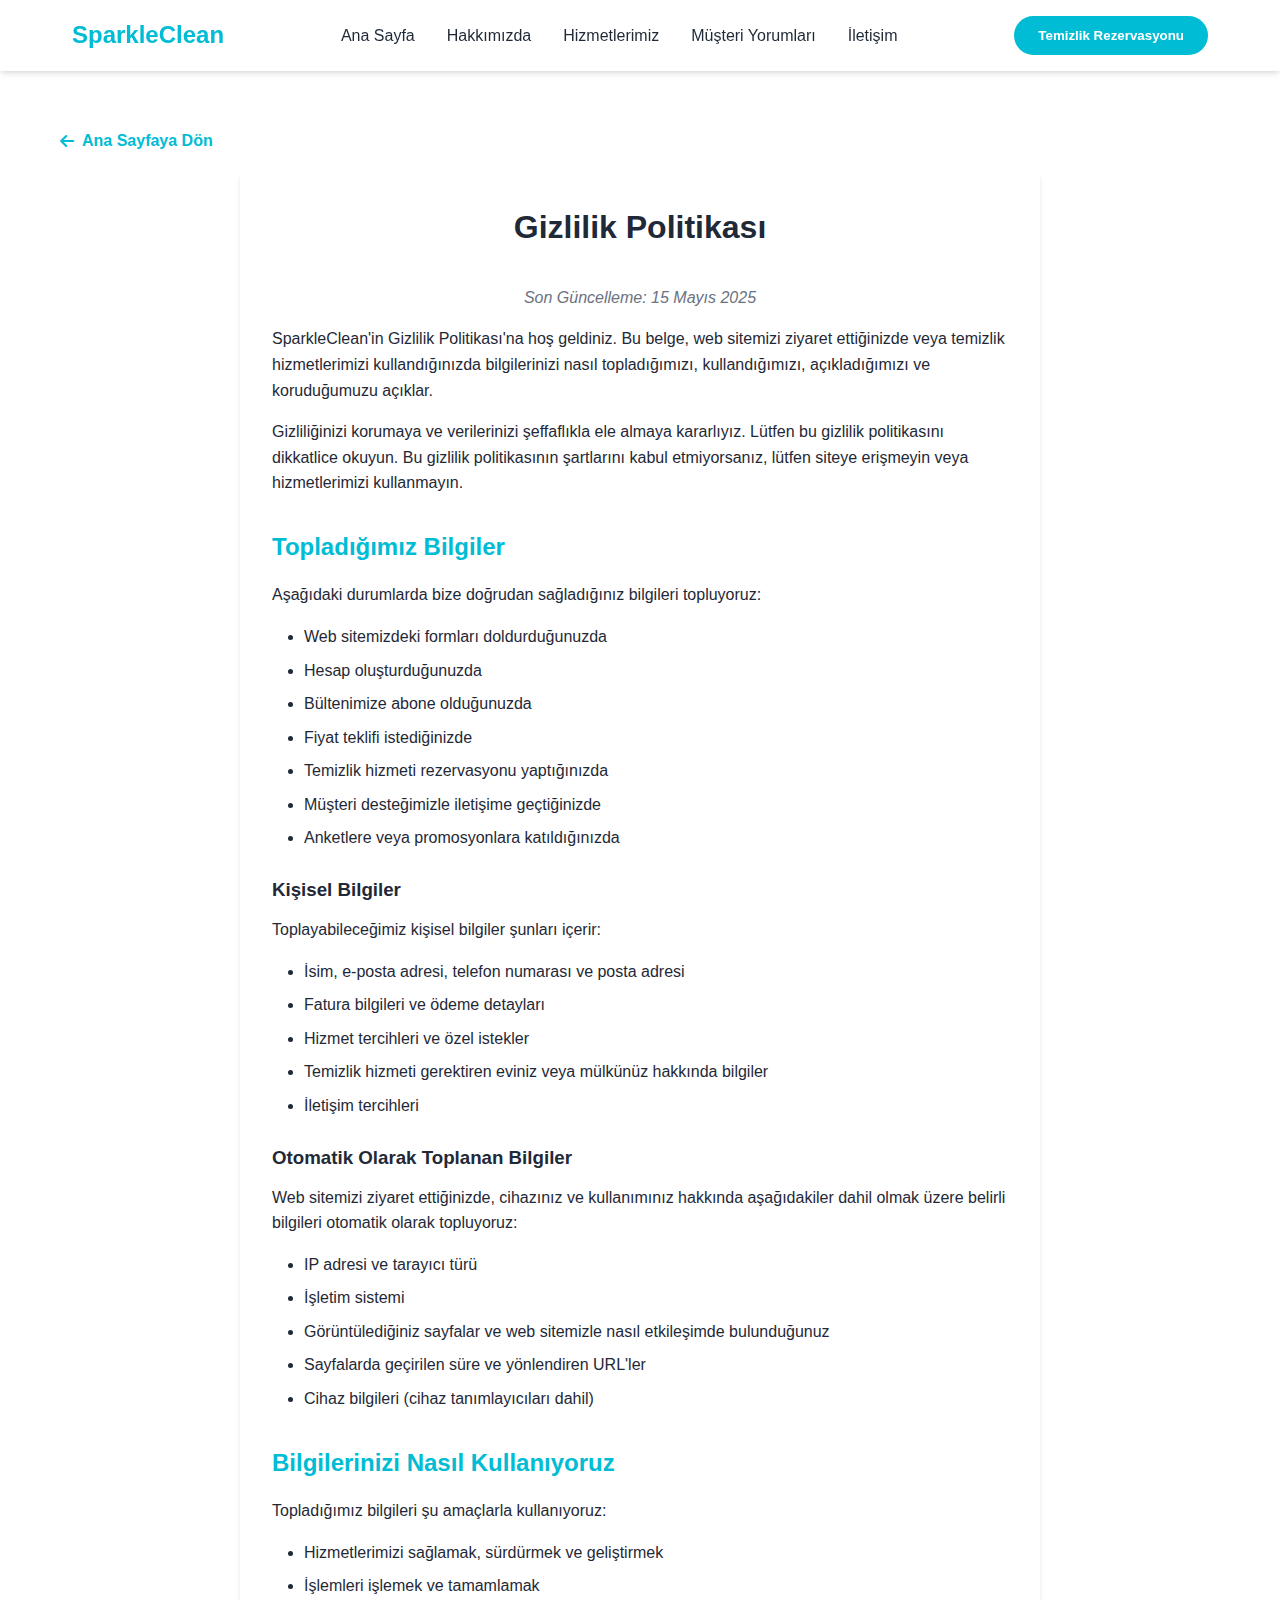
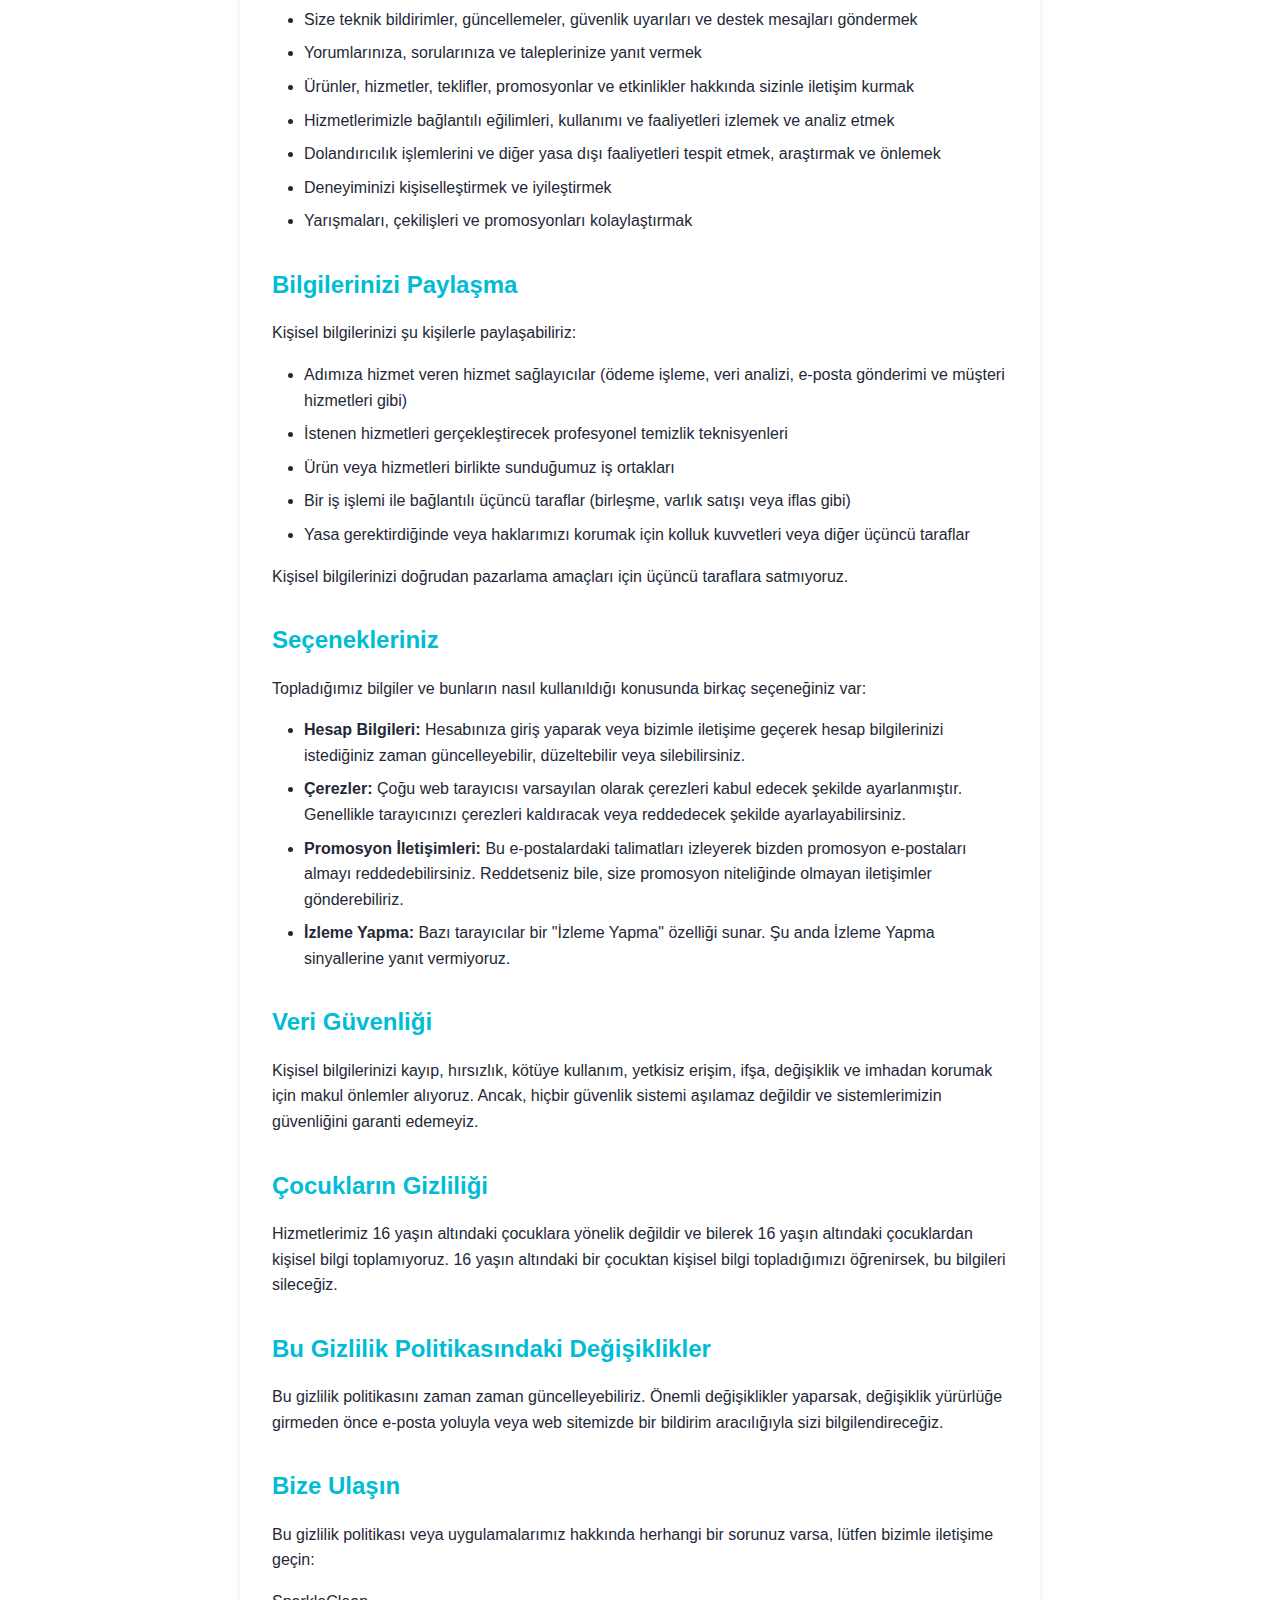
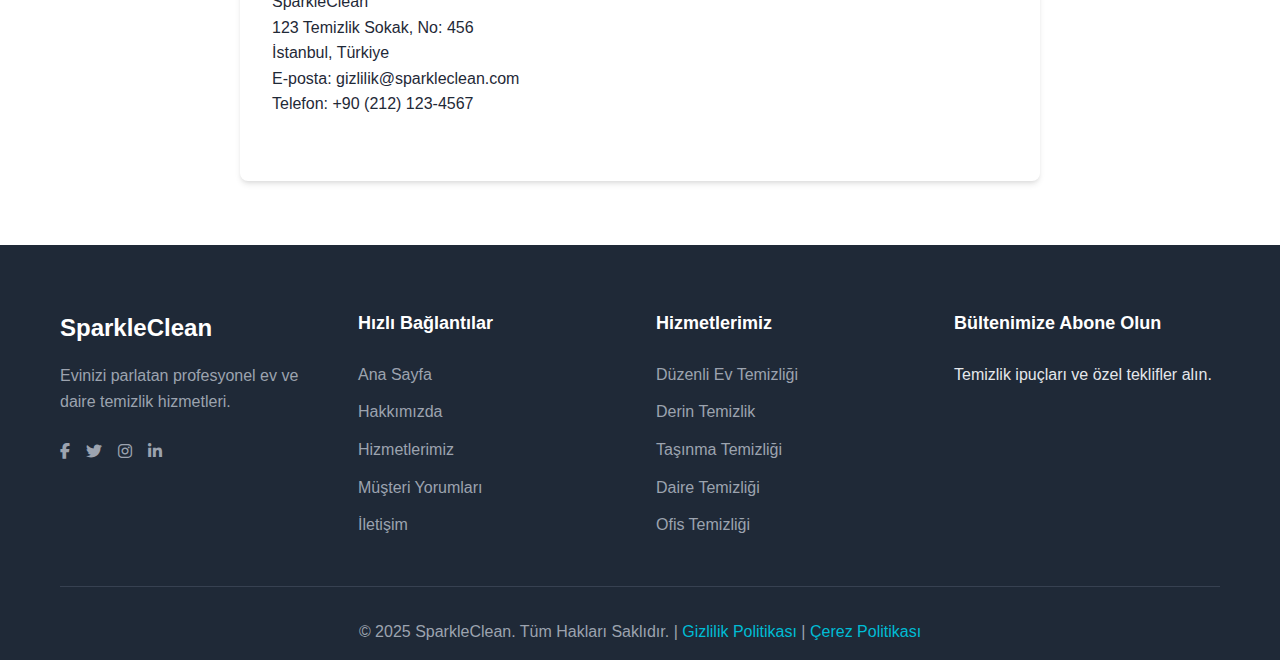
<file: page/privacy-policy.html>
<!DOCTYPE html>
<html lang="tr">
<head>
  <meta charset="UTF-8">
  <meta name="viewport" content="width=device-width, initial-scale=1.0">
  <title>Gizlilik Politikası - SparkleClean</title>
  <link rel="shortcut icon" href="../images/paint-brush_3564971.png" type="image/x-icon">
  <link rel="stylesheet" href="../css/style.css">
  <link rel="stylesheet" href="https://cdnjs.cloudflare.com/ajax/libs/font-awesome/6.4.0/css/all.min.css">
  <link rel="shortcut icon" href="images/paint-brush_3564971.png" type="image/x-icon">
  
  <!-- fontawesome icon  -->
  <link rel="stylesheet" href="https://cdnjs.cloudflare.com/ajax/libs/font-awesome/6.4.0/css/all.min.css">
  <!-- aos css -->
  <link rel="stylesheet" href="https://unpkg.com/aos@next/dist/aos.css" />
  <!-- font -->
  <link href="https://fonts.googleapis.com/css2?family=Poppins:wght@300;400;600&display=swap" rel="stylesheet">
  <!--  -->
  <!-- seo  -->
<meta name="robots" content="index, follow">
<link rel="canonical" href="https://www.example.com">
<meta name="description" content="Profesyonel berber hizmetleri ile kaliteli saç kesimi, sakal tıraşı ve bakım hizmetleri. En iyi erkek kuaförü ile tarzınızı tamamlayın.">
<meta name="keywords" content="berber, erkek kuaförü, saç kesimi, sakal tıraşı, bakım hizmetleri">
<meta name="author" content="Erkek Berber Hizmetleri">
<meta name="google-site-verification" content="8MfylAdX9ijTNxdOVPsEnBiwGOsOT2HIpVikBUFu6fQ">
</head>
  
</head>
<body>
  <!-- Navigation -->
  <nav class="navbar">
    <div class="container">
      <div class="logo">SparkleClean</div>
      <ul class="nav-links">
        <li><a href="../index.html#home">Ana Sayfa</a></li>
        <li><a href="../index.html#about">Hakkımızda</a></li>
        <li><a href="../index.html#services">Hizmetlerimiz</a></li>
        <li><a href="../index.html#testimonials">Müşteri Yorumları</a></li>
        <li><a href="../index.html#contact">İletişim</a></li>
      </ul>
      <button class="cta-button">Temizlik Rezervasyonu</button>
      <div class="menu-toggle">
        <i class="fas fa-bars"></i>
      </div>
    </div>
  </nav>

  <!-- Privacy Policy Content -->
  <section class="policy-page">
    <div class="container" style="padding-top: 8rem; padding-bottom: 4rem;">
      <a href="../index.html" class="back-to-home"><i class="fas fa-arrow-left"></i> Ana Sayfaya Dön</a>
      
      <div class="policy-content">
        <div class="policy-header">
          <h1>Gizlilik Politikası</h1>
        </div>
        
        <p class="last-updated">Son Güncelleme: 15 Mayıs 2025</p>
        
        <div class="policy-section">
          <p>SparkleClean'in Gizlilik Politikası'na hoş geldiniz. Bu belge, web sitemizi ziyaret ettiğinizde veya temizlik hizmetlerimizi kullandığınızda bilgilerinizi nasıl topladığımızı, kullandığımızı, açıkladığımızı ve koruduğumuzu açıklar.</p>
          <p>Gizliliğinizi korumaya ve verilerinizi şeffaflıkla ele almaya kararlıyız. Lütfen bu gizlilik politikasını dikkatlice okuyun. Bu gizlilik politikasının şartlarını kabul etmiyorsanız, lütfen siteye erişmeyin veya hizmetlerimizi kullanmayın.</p>
        </div>
        
        <div class="policy-section">
          <h2>Topladığımız Bilgiler</h2>
          <p>Aşağıdaki durumlarda bize doğrudan sağladığınız bilgileri topluyoruz:</p>
          <ul>
            <li>Web sitemizdeki formları doldurduğunuzda</li>
            <li>Hesap oluşturduğunuzda</li>
            <li>Bültenimize abone olduğunuzda</li>
            <li>Fiyat teklifi istediğinizde</li>
            <li>Temizlik hizmeti rezervasyonu yaptığınızda</li>
            <li>Müşteri desteğimizle iletişime geçtiğinizde</li>
            <li>Anketlere veya promosyonlara katıldığınızda</li>
          </ul>
          
          <h3>Kişisel Bilgiler</h3>
          <p>Toplayabileceğimiz kişisel bilgiler şunları içerir:</p>
          <ul>
            <li>İsim, e-posta adresi, telefon numarası ve posta adresi</li>
            <li>Fatura bilgileri ve ödeme detayları</li>
            <li>Hizmet tercihleri ve özel istekler</li>
            <li>Temizlik hizmeti gerektiren eviniz veya mülkünüz hakkında bilgiler</li>
            <li>İletişim tercihleri</li>
          </ul>
          
          <h3>Otomatik Olarak Toplanan Bilgiler</h3>
          <p>Web sitemizi ziyaret ettiğinizde, cihazınız ve kullanımınız hakkında aşağıdakiler dahil olmak üzere belirli bilgileri otomatik olarak topluyoruz:</p>
          <ul>
            <li>IP adresi ve tarayıcı türü</li>
            <li>İşletim sistemi</li>
            <li>Görüntülediğiniz sayfalar ve web sitemizle nasıl etkileşimde bulunduğunuz</li>
            <li>Sayfalarda geçirilen süre ve yönlendiren URL'ler</li>
            <li>Cihaz bilgileri (cihaz tanımlayıcıları dahil)</li>
          </ul>
        </div>
        
        <div class="policy-section">
          <h2>Bilgilerinizi Nasıl Kullanıyoruz</h2>
          <p>Topladığımız bilgileri şu amaçlarla kullanıyoruz:</p>
          <ul>
            <li>Hizmetlerimizi sağlamak, sürdürmek ve geliştirmek</li>
            <li>İşlemleri işlemek ve tamamlamak</li>
            <li>Size teknik bildirimler, güncellemeler, güvenlik uyarıları ve destek mesajları göndermek</li>
            <li>Yorumlarınıza, sorularınıza ve taleplerinize yanıt vermek</li>
            <li>Ürünler, hizmetler, teklifler, promosyonlar ve etkinlikler hakkında sizinle iletişim kurmak</li>
            <li>Hizmetlerimizle bağlantılı eğilimleri, kullanımı ve faaliyetleri izlemek ve analiz etmek</li>
            <li>Dolandırıcılık işlemlerini ve diğer yasa dışı faaliyetleri tespit etmek, araştırmak ve önlemek</li>
            <li>Deneyiminizi kişiselleştirmek ve iyileştirmek</li>
            <li>Yarışmaları, çekilişleri ve promosyonları kolaylaştırmak</li>
          </ul>
        </div>
        
        <div class="policy-section">
          <h2>Bilgilerinizi Paylaşma</h2>
          <p>Kişisel bilgilerinizi şu kişilerle paylaşabiliriz:</p>
          <ul>
            <li>Adımıza hizmet veren hizmet sağlayıcılar (ödeme işleme, veri analizi, e-posta gönderimi ve müşteri hizmetleri gibi)</li>
            <li>İstenen hizmetleri gerçekleştirecek profesyonel temizlik teknisyenleri</li>
            <li>Ürün veya hizmetleri birlikte sunduğumuz iş ortakları</li>
            <li>Bir iş işlemi ile bağlantılı üçüncü taraflar (birleşme, varlık satışı veya iflas gibi)</li>
            <li>Yasa gerektirdiğinde veya haklarımızı korumak için kolluk kuvvetleri veya diğer üçüncü taraflar</li>
          </ul>
          <p>Kişisel bilgilerinizi doğrudan pazarlama amaçları için üçüncü taraflara satmıyoruz.</p>
        </div>
        
        <div class="policy-section">
          <h2>Seçenekleriniz</h2>
          <p>Topladığımız bilgiler ve bunların nasıl kullanıldığı konusunda birkaç seçeneğiniz var:</p>
          <ul>
            <li><strong>Hesap Bilgileri:</strong> Hesabınıza giriş yaparak veya bizimle iletişime geçerek hesap bilgilerinizi istediğiniz zaman güncelleyebilir, düzeltebilir veya silebilirsiniz.</li>
            <li><strong>Çerezler:</strong> Çoğu web tarayıcısı varsayılan olarak çerezleri kabul edecek şekilde ayarlanmıştır. Genellikle tarayıcınızı çerezleri kaldıracak veya reddedecek şekilde ayarlayabilirsiniz.</li>
            <li><strong>Promosyon İletişimleri:</strong> Bu e-postalardaki talimatları izleyerek bizden promosyon e-postaları almayı reddedebilirsiniz. Reddetseniz bile, size promosyon niteliğinde olmayan iletişimler gönderebiliriz.</li>
            <li><strong>İzleme Yapma:</strong> Bazı tarayıcılar bir "İzleme Yapma" özelliği sunar. Şu anda İzleme Yapma sinyallerine yanıt vermiyoruz.</li>
          </ul>
        </div>
        
        <div class="policy-section">
          <h2>Veri Güvenliği</h2>
          <p>Kişisel bilgilerinizi kayıp, hırsızlık, kötüye kullanım, yetkisiz erişim, ifşa, değişiklik ve imhadan korumak için makul önlemler alıyoruz. Ancak, hiçbir güvenlik sistemi aşılamaz değildir ve sistemlerimizin güvenliğini garanti edemeyiz.</p>
        </div>
        
        <div class="policy-section">
          <h2>Çocukların Gizliliği</h2>
          <p>Hizmetlerimiz 16 yaşın altındaki çocuklara yönelik değildir ve bilerek 16 yaşın altındaki çocuklardan kişisel bilgi toplamıyoruz. 16 yaşın altındaki bir çocuktan kişisel bilgi topladığımızı öğrenirsek, bu bilgileri sileceğiz.</p>
        </div>
        
        <div class="policy-section">
          <h2>Bu Gizlilik Politikasındaki Değişiklikler</h2>
          <p>Bu gizlilik politikasını zaman zaman güncelleyebiliriz. Önemli değişiklikler yaparsak, değişiklik yürürlüğe girmeden önce e-posta yoluyla veya web sitemizde bir bildirim aracılığıyla sizi bilgilendireceğiz.</p>
        </div>
        
        <div class="policy-section">
          <h2>Bize Ulaşın</h2>
          <p>Bu gizlilik politikası veya uygulamalarımız hakkında herhangi bir sorunuz varsa, lütfen bizimle iletişime geçin:</p>
          <p>
            SparkleClean<br>
            123 Temizlik Sokak, No: 456<br>
            İstanbul, Türkiye<br>
            E-posta: gizlilik@sparkleclean.com<br>
            Telefon: +90 (212) 123-4567
          </p>
        </div>
      </div>
    </div>
  </section>

  <!-- Footer -->
  <footer class="footer">
    <div class="container">
      <div class="footer-content">
        <div class="footer-logo">
          <h3>SparkleClean</h3>
          <p>Evinizi parlatan profesyonel ev ve daire temizlik hizmetleri.</p>
          <div class="footer-social">
            <a href="#"><i class="fab fa-facebook-f"></i></a>
            <a href="#"><i class="fab fa-twitter"></i></a>
            <a href="#"><i class="fab fa-instagram"></i></a>
            <a href="#"><i class="fab fa-linkedin-in"></i></a>
          </div>
        </div>
        
        <div class="footer-links">
          <h4>Hızlı Bağlantılar</h4>
          <ul>
            <li><a href="index.html#home">Ana Sayfa</a></li>
            <li><a href="index.html#about">Hakkımızda</a></li>
            <li><a href="index.html#services">Hizmetlerimiz</a></li>
            <li><a href="index.html#testimonials">Müşteri Yorumları</a></li>
            <li><a href="index.html#contact">İletişim</a></li>
          </ul>
        </div>
        
        <div class="footer-services">
          <h4>Hizmetlerimiz</h4>
          <ul>
            <li><a href="index.html#services">Düzenli Ev Temizliği</a></li>
            <li><a href="index.html#services">Derin Temizlik</a></li>
            <li><a href="index.html#services">Taşınma Temizliği</a></li>
            <li><a href="index.html#services">Daire Temizliği</a></li>
            <li><a href="index.html#services">Ofis Temizliği</a></li>
          </ul>
        </div>
        
        <div class="footer-newsletter">
          <h4>Bültenimize Abone Olun</h4>
          <p>Temizlik ipuçları ve özel teklifler alın.</p>
         
        </div>
      </div>
      
      <div class="footer-bottom">
        <p>&copy; 2025 SparkleClean. Tüm Hakları Saklıdır. | <a href="privacy-policy.html">Gizlilik Politikası</a> | <a href="cookie-policy.html">Çerez Politikası</a></p>
      </div>
    </div>
  </footer>

  <script src="../js/script.js"></script>
</body>
</html>
</file>
<file: css/style.css>
/* Base Styles */
:root {
  --primary-color: #00bcd4;
  --primary-dark: #008ba3;
  --primary-light: #e0f7fa;
  --secondary-color: #ffffff;
  --text-dark: #1f2937;
  --text-light: #6b7280;
  --text-white: #ffffff;
  --bg-light: #f9fafb;
  --bg-blue-light: #e0f7fa;
  --shadow: 0 4px 6px -1px rgba(0, 0, 0, 0.1),
    0 2px 4px -1px rgba(0, 0, 0, 0.06);
  --shadow-md: 0 10px 15px -3px rgba(0, 0, 0, 0.1),
    0 4px 6px -2px rgba(0, 0, 0, 0.05);
  --border-color: #e5e7eb;
  --border-radius: 0.5rem;
}

* {
  margin: 0;
  padding: 0;
  box-sizing: border-box;
}

a{
  cursor: pointer;
}
html {
  scroll-behavior: smooth;
}

body {
  font-family: "Segoe UI", Tahoma, Geneva, Verdana, sans-serif;
  line-height: 1.6;
  color: var(--text-dark);
}

.container {
  width: 100%;
  max-width: 1200px;
  margin: 0 auto;
  padding: 0 20px;
}

img {
  max-width: 100%;
  height: auto;
  border-radius: var(--border-radius);
}

a {
  text-decoration: none;
  color: var(--primary-color);
  transition: color 0.3s ease;
}

a:hover {
  color: var(--primary-dark);
}

ul {
  list-style: none;
}

.section-header {
  text-align: center;
  margin-bottom: 3rem;
}

.section-header h2 {
  font-size: 2rem;
  font-weight: 700;
  margin-bottom: 1rem;
  color: var(--text-dark);
}

.section-header p {
  max-width: 600px;
  margin: 0 auto;
  color: var(--text-light);
}

/* Button Styles */
button {
  cursor: pointer;
  font-family: inherit;
  font-weight: 600;
  border: none;
  border-radius: 9999px;
  transition: all 0.3s ease;
}

.primary-button,
.cta-button,
.submit-button,
.cta-primary {
  background-color: var(--primary-color);
  color: var(--text-white);
  padding: 0.75rem 1.5rem;
  display: inline-flex;
  align-items: center;
  justify-content: center;
}

.primary-button:hover,
.cta-button:hover,
.submit-button:hover,
.cta-primary:hover {
  background-color: var(--primary-dark);
}

.secondary-button,
.cta-secondary {
  background-color: transparent;
  color: var(--primary-color);
  border: 1px solid var(--primary-color);
  padding: 0.75rem 1.5rem;
}

.secondary-button:hover,
.cta-secondary:hover {
  background-color: var(--primary-light);
}

.primary-button i,
.secondary-button i,
.cta-primary i,
.cta-secondary i {
  margin-left: 0.5rem;
}

/* Navigation */
.navbar {
  background-color: var(--secondary-color);
  box-shadow: var(--shadow);
  position: fixed;
  top: 0;
  left: 0;
  right: 0;
  z-index: 1000;
}

.navbar .container {
  display: flex;
  justify-content: space-between;
  align-items: center;
  padding: 1rem 2rem;
}
@media (max-width:  400px) {
  .cookie-popup {
    width: 320px;
    }
  .navbar .container {
    width: 320px;
  }
}
.logo {
  font-size: 1.5rem;
  font-weight: 700;
  color: var(--primary-color);
}

.nav-links {
  display: flex;
  gap: 2rem;
}

.nav-links a {
  color: var(--text-dark);
  font-weight: 500;
}

.nav-links a:hover {
  color: var(--primary-color);
}

.menu-toggle {
  display: none;
  font-size: 1.5rem;
  color: var(--text-dark);
  cursor: pointer;
}

/* Hero Section */
.hero {
  padding: 8rem 0 4rem;
  background: linear-gradient(to right, var(--bg-light), var(--bg-blue-light));
}

.hero .container {
  display: flex;
  align-items: center;
  gap: 2rem;
}

.hero-content {
  flex: 1;
}

.hero-image {
  flex: 1;
}

.hero-image img {
  border-radius: var(--border-radius);
  box-shadow: var(--shadow-md);
}

.hero h1 {
  font-size: 2.5rem;
  font-weight: 700;
  line-height: 1.2;
  margin-bottom: 1.5rem;
  color: var(--text-dark);
}

.hero p {
  font-size: 1.125rem;
  color: var(--text-light);
  margin-bottom: 2rem;
}

.hero-buttons {
  display: flex;
  gap: 1rem;
}

/* Features Section */
.features {
  padding: 5rem 0;
  background-color: var(--secondary-color);
}

.features-grid {
  display: grid;
  grid-template-columns: repeat(auto-fit, minmax(300px, 1fr));
  gap: 2rem;
}

.feature-card {
  background-color: var(--secondary-color);
  padding: 2rem;
  border-radius: var(--border-radius);
  box-shadow: var(--shadow);
  transition: transform 0.3s ease, box-shadow 0.3s ease;
}

.feature-card:hover {
  transform: translateY(-5px);
  box-shadow: var(--shadow-md);
}

.feature-icon {
  background-color: var(--primary-light);
  color: var(--primary-color);
  width: 3.5rem;
  height: 3.5rem;
  border-radius: 50%;
  display: flex;
  align-items: center;
  justify-content: center;
  margin-bottom: 1.5rem;
  font-size: 1.5rem;
}

.feature-card h3 {
  font-size: 1.25rem;
  font-weight: 600;
  margin-bottom: 1rem;
  color: var(--text-dark);
}

.feature-card p {
  color: var(--text-light);
}

/* About Section */
.about {
  padding: 5rem 0;
  background-color: var(--bg-light);
}

.about .container {
  display: flex;
  align-items: center;
  gap: 3rem;
}

.about-image {
  flex: 1;
}

.about-image img {
  border-radius: var(--border-radius);
  box-shadow: var(--shadow-md);
}

.about-content {
  flex: 1;
}

.about-content h2 {
  font-size: 2rem;
  font-weight: 700;
  margin-bottom: 1.5rem;
  color: var(--text-dark);
}

.about-content p {
  color: var(--text-light);
  margin-bottom: 1.5rem;
}

.about-features {
  margin-top: 2rem;
}

.about-feature {
  display: flex;
  align-items: flex-start;
  margin-bottom: 1rem;
}

.about-feature i {
  color: #10b981;
  margin-right: 1rem;
  margin-top: 0.25rem;
}

/* Services Section */
.services {
  padding: 5rem 0;
  background-color: var(--secondary-color);
}

.services-grid {
  display: grid;
  grid-template-columns: repeat(auto-fit, minmax(300px, 1fr));
  gap: 2rem;
}

.service-card {
  background-color: var(--secondary-color);
  border-radius: var(--border-radius);
  overflow: hidden;
  box-shadow: var(--shadow);
  transition: transform 0.3s ease, box-shadow 0.3s ease;
  border: 1px solid var(--border-color);
}

.service-card:hover {
  transform: translateY(-5px);
  box-shadow: var(--shadow-md);
}

.service-card img {
  width: 100%;
  height: 200px;
  object-fit: cover;
  border-radius: var(--border-radius) var(--border-radius) 0 0;
}

.service-content {
  padding: 1.5rem;
}

.service-content h3 {
  font-size: 1.25rem;
  font-weight: 600;
  margin-bottom: 1rem;
  color: var(--text-dark);
}

.service-content p {
  color: var(--text-light);
  margin-bottom: 1rem;
}

.service-link {
  display: inline-flex;
  align-items: center;
  font-weight: 600;
  color: var(--primary-color);
}

.service-link i {
  margin-left: 0.5rem;
  font-size: 0.875rem;
}

/* Testimonials Section */
.testimonials {
  padding: 5rem 0;
  background-color: var(--bg-blue-light);
}

.testimonials-grid {
  display: grid;
  grid-template-columns: repeat(auto-fit, minmax(300px, 1fr));
  gap: 2rem;
}

.testimonial-card {
  background-color: var(--secondary-color);
  padding: 2rem;
  border-radius: var(--border-radius);
  box-shadow: var(--shadow);
}

.testimonial-stars {
  color: #fbbf24;
  margin-bottom: 1rem;
  display: flex;
}

.testimonial-card p {
  color: var(--text-light);
  font-style: italic;
  margin-bottom: 1.5rem;
}

.testimonial-author {
  display: flex;
  align-items: center;
}

.author-avatar {
  width: 3rem;
  height: 3rem;
  background-color: var(--primary-light);
  color: var(--primary-color);
  border-radius: 50%;
  display: flex;
  align-items: center;
  justify-content: center;
  font-weight: 600;
  margin-right: 1rem;
}

.author-info h4 {
  font-weight: 600;
  color: var(--text-dark);
}

.author-info p {
  font-size: 0.875rem;
  color: var(--text-light);
  margin: 0;
  font-style: normal;
}

/* CTA Section */
.cta {
  padding: 5rem 0;
  background-color: var(--primary-color);
  text-align: center;
}

.cta h2 {
  font-size: 2rem;
  font-weight: 700;
  color: var(--text-white);
  margin-bottom: 1rem;
}

.cta p {
  color: var(--primary-light);
  margin-bottom: 2rem;
  max-width: 600px;
  margin-left: auto;
  margin-right: auto;
}

.cta-buttons {
  display: flex;
  justify-content: center;
  gap: 1rem;
}

.cta-primary {
  background-color: var(--secondary-color);
  color: var(--primary-color);
}

.cta-primary:hover {
  background-color: var(--bg-light);
}

.cta-secondary {
  border-color: var(--secondary-color);
  color: var(--secondary-color);
}

.cta-secondary:hover {
  background-color: rgba(255, 255, 255, 0.1);
}

/* Contact Section */
.contact {
  padding: 5rem 0;
  background-color: var(--secondary-color);
}

.contact .container {
  display: flex;
  gap: 3rem;
}

.contact-info {
  flex: 1;
}

.contact-info h2 {
  font-size: 2rem;
  font-weight: 700;
  margin-bottom: 1.5rem;
  color: var(--text-dark);
}

.contact-info p {
  color: var(--text-light);
  margin-bottom: 2rem;
}

.contact-methods {
  display: flex;
  flex-wrap: wrap;
  align-items: center;
  justify-content: space-between;
  margin:  0 auto;
  margin-bottom: 2rem;
}

.contact-method {
  display: flex;
  margin-bottom: 1.5rem;
}

.contact-method i {
  color: var(--primary-color);
  font-size: 1.5rem;
  margin-right: 1.5rem;
  margin-top: 0.25rem;
}

.contact-method h3 {
  font-size: 1.125rem;
  font-weight: 600;
  margin-bottom: 0.5rem;
  color: var(--text-dark);
}

.contact-method p {
  margin-bottom: 0;
}

.social-links {
  display: flex;
  gap: 1rem;
}

.social-link {
  width: 2.5rem;
  height: 2.5rem;
  background-color: var(--primary-light);
  color: var(--primary-color);
  border-radius: 50%;
  display: flex;
  align-items: center;
  justify-content: center;
  transition: all 0.3s ease;
}

.social-link:hover {
  background-color: var(--primary-color);
  color: var(--text-white);
}

.contact-form {
  flex: 1;
  background-color: var(--bg-light);
  padding: 2rem;
  border-radius: var(--border-radius);
  box-shadow: var(--shadow);
}

.contact-form h3 {
  font-size: 1.5rem;
  font-weight: 600;
  margin-bottom: 1.5rem;
  color: var(--text-dark);
}

.form-group {
  margin-bottom: 1.5rem;
}

.form-group input,
.form-group textarea,
.form-group select {
  width: 100%;
  padding: 0.75rem 1rem;
  border: 1px solid var(--border-color);
  border-radius: var(--border-radius);
  font-family: inherit;
  font-size: 1rem;
  transition: border-color 0.3s ease;
}

.form-group input:focus,
.form-group textarea:focus,
.form-group select:focus {
  outline: none;
  border-color: var(--primary-color);
}

.submit-button {
  width: 100%;
  padding: 0.75rem 1.5rem;
  border-radius: var(--border-radius);
}

/* Footer */
.footer {
  background-color: #1f2937;
  color: #e5e7eb;
  padding: 4rem 0 1rem;
}

.footer-content {
  display: grid;
  grid-template-columns: repeat(auto-fit, minmax(200px, 1fr));
  gap: 2rem;
  margin-bottom: 3rem;
}

.footer-logo h3 {
  font-size: 1.5rem;
  font-weight: 700;
  color: var(--secondary-color);
  margin-bottom: 1rem;
}

.footer-logo p {
  margin-bottom: 1.5rem;
  color: #9ca3af;
}

.footer-social {
  display: flex;
  gap: 1rem;
}

.footer-social a {
  color: #9ca3af;
  transition: color 0.3s ease;
}

.footer-social a:hover {
  color: var(--secondary-color);
}

.footer h4 {
  font-size: 1.125rem;
  font-weight: 600;
  margin-bottom: 1.5rem;
  color: var(--secondary-color);
}

.footer-links ul,
.footer-services ul {
  display: flex;
  flex-direction: column;
  gap: 0.75rem;
}

.footer-links a,
.footer-services a {
  color: #9ca3af;
  transition: color 0.3s ease;
}

.footer-links a:hover,
.footer-services a:hover {
  color: var(--secondary-color);
}

.newsletter-form {
  display: flex;
  margin-top: 1rem;
}

.newsletter-form input {
  flex: 1;
  padding: 0.75rem 1rem;
  border: none;
  border-radius: var(--border-radius) 0 0 var(--border-radius);
  font-family: inherit;
}

.newsletter-form button {
  background-color: var(--primary-color);
  color: var(--text-white);
  padding: 0.75rem 1rem;
  border-radius: 0 var(--border-radius) var(--border-radius) 0;
}

.newsletter-form button:hover {
  background-color: var(--primary-dark);
}

.footer-bottom {
  text-align: center;
  padding-top: 2rem;
  border-top: 1px solid #374151;
  color: #9ca3af;
}

/* Responsive Styles */
@media (max-width: 992px) {
  .hero h1 {
    font-size: 2.25rem;
  }

  .about .container,
  .contact .container {
    flex-direction: column;
  }

  .about-image {
    margin-bottom: 2rem;
  }
}

@media (max-width: 768px) {
  .container{
    width: 100%;
  }
  .nav-links,
  .cta-button {
    display: none;
  }

  .menu-toggle {
    display: block;
  }

  .hero .container {
    flex-direction: column;
  }

  .hero-content {
    text-align: center;
    margin-bottom: 2rem;
  }

  .hero-buttons {
    justify-content: center;
  }

  .cta-buttons {
    flex-direction: column;
    align-items: center;
  }

  .cta-primary,
  .cta-secondary {
    width: 100%;
    max-width: 300px;
  }
}

@media (max-width: 576px) {
  .section-header h2 {
    font-size: 1.75rem;
  }

  .hero h1 {
    font-size: 2rem;
  }

  .hero-buttons {
    flex-direction: column;
    gap: 1rem;
  }

  .primary-button,
  .secondary-button {
    width: 100%;
  }
}

.policy-content {
  max-width: 800px;
  margin: 0 auto;
  padding: 2rem;
  background-color: white;
  border-radius: var(--border-radius);
  box-shadow: var(--shadow);
}

.policy-content h2 {
  color: var(--primary-color);
  margin-top: 2rem;
  margin-bottom: 1rem;
}

.policy-content h3 {
  margin-top: 1.5rem;
  margin-bottom: 0.75rem;
}

.policy-content p,
.policy-content ul {
  margin-bottom: 1rem;
}

.policy-content ul {
  list-style-type: disc;
  padding-left: 2rem;
}

.policy-content li {
  margin-bottom: 0.5rem;
}

.policy-section {
  margin-bottom: 2rem;
}

.policy-header {
  text-align: center;
  margin-bottom: 2rem;
}

.last-updated {
  font-style: italic;
  color: var(--text-light);
  text-align: center;
  margin-bottom: 2rem;
}

.back-to-home {
  display: inline-flex;
  align-items: center;
  margin-bottom: 1rem;
  color: var(--primary-color);
  font-weight: 600;
}

.back-to-home i {
  margin-right: 0.5rem;
}

.cookie-table {
  width: 100%;
  border-collapse: collapse;
  margin-bottom: 1.5rem;
}

.cookie-table th,
.cookie-table td {
  padding: 0.75rem;
  border: 1px solid #ddd;
}

.cookie-table th {
  background-color: var(--primary-color-light);
  color: var(--primary-color);
  font-weight: 600;
  text-align: left;
}

.cookie-table tr:nth-child(even) {
  background-color: #f9f9f9;
}




.cookie-popup {
  height: 150px;
  position: fixed;
  width:100% ;  
  bottom: -100px;
  background: rgba(128, 128, 128, 0.927);
  padding: 1rem;
  box-shadow: var(--shadow);
  margin: 0 auto  ;
   opacity: 0;
  transition: bottom 0.1s ease, opacity 0.1s ease;
  z-index: 999;   
  text-align: start;
}
@media (max-width: 768px) {
  .cookie-popup {
    height: 400px;
    margin:  0 auto;
  }
  .cookie-popup .btn{
    display:flex;
    flex-direction: row !important;
    gap: 20px;
    align-items: center;
  }
  .cookie-popup p{
    width: 100% !important;
  }
}
.cookie-popup .container{
  display: flex;
  flex-wrap: wrap;
  justify-content: space-between;
  align-items: center;
}
.cookie-popup p {
  margin: 30px 0 ;
  width: 70%;
  color: white;
  margin-bottom: 1rem;
}
.cookie-popup .btn{
  display: flex;
  flex-direction: column;
  align-items: center;
}
.cookie-popup.show {
  bottom: 1px;
  opacity: 1;
}
.cookie-popup button {
  margin-top: 0.5rem;
  padding: 0.5rem 1rem;
  border: none; 
  background: var(--primary-color);
  color: white;
  cursor: pointer;
  border-radius: 5px;
}
</file>
